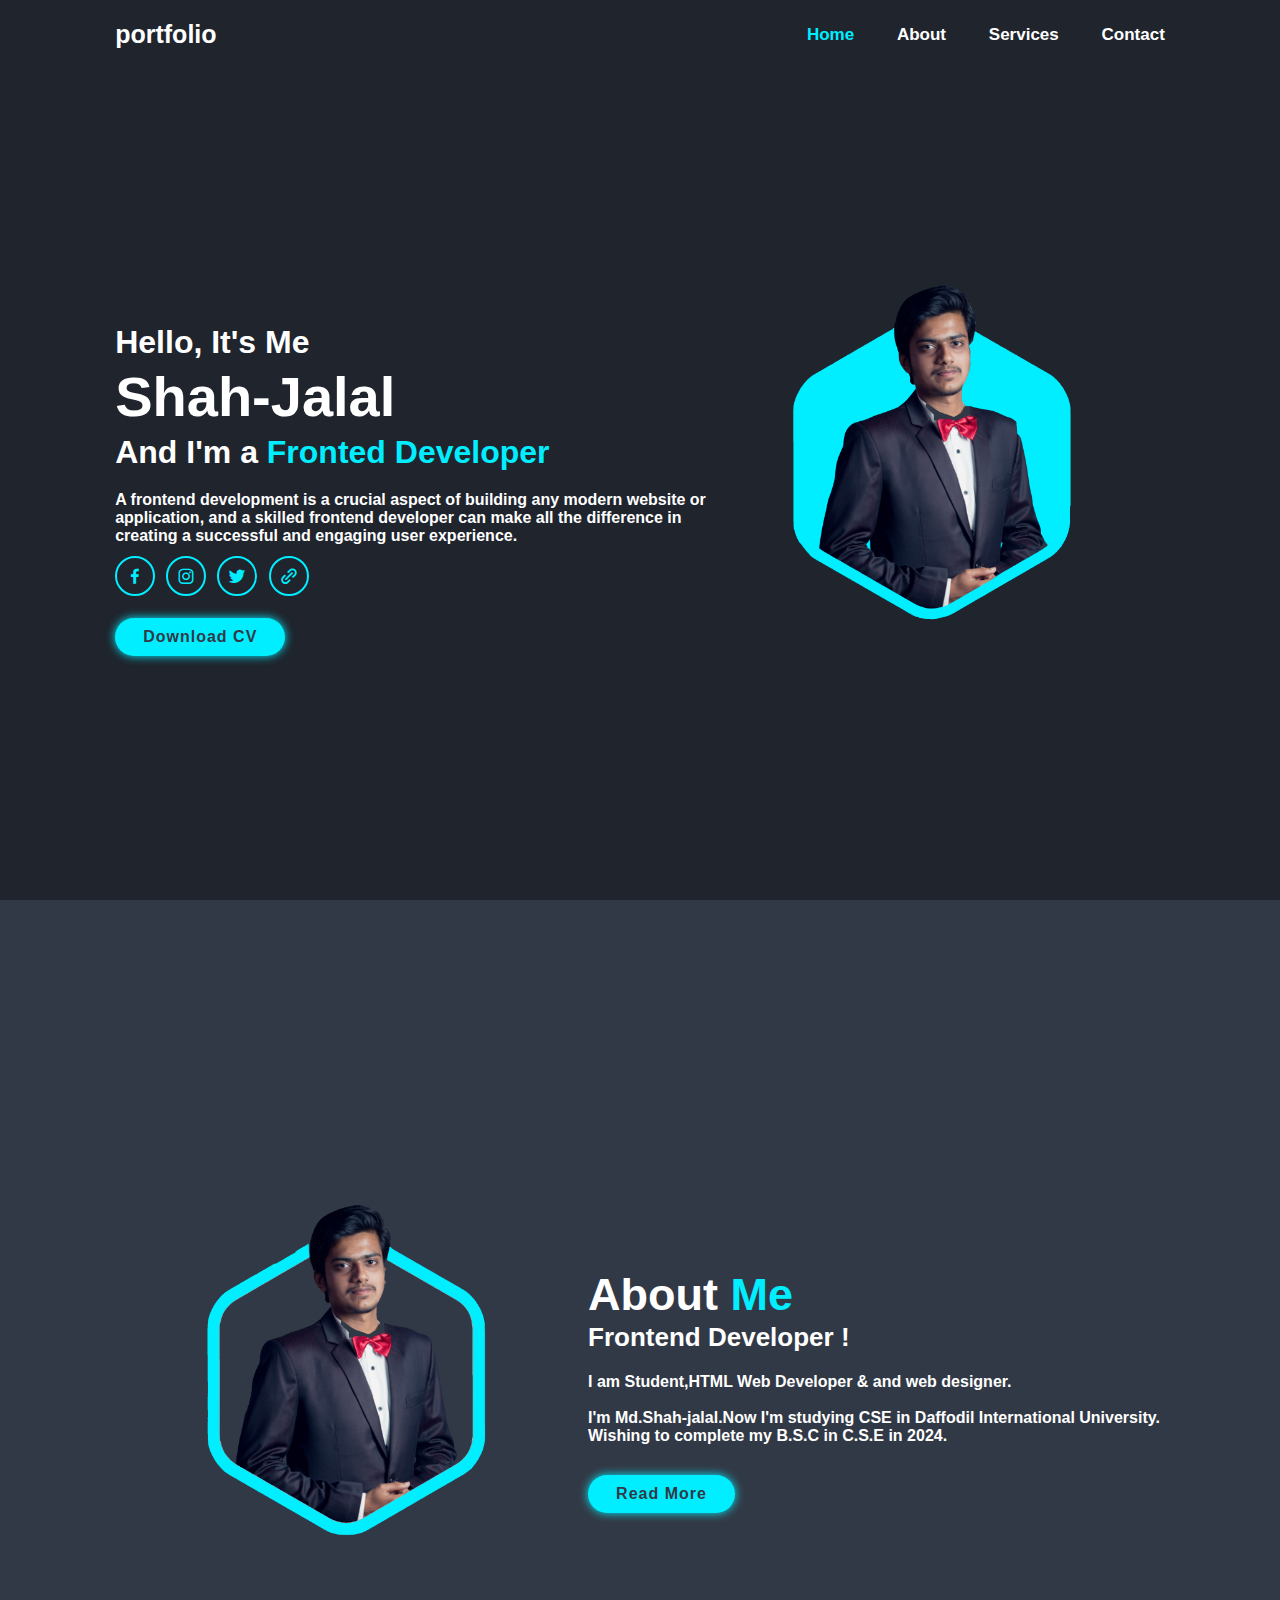
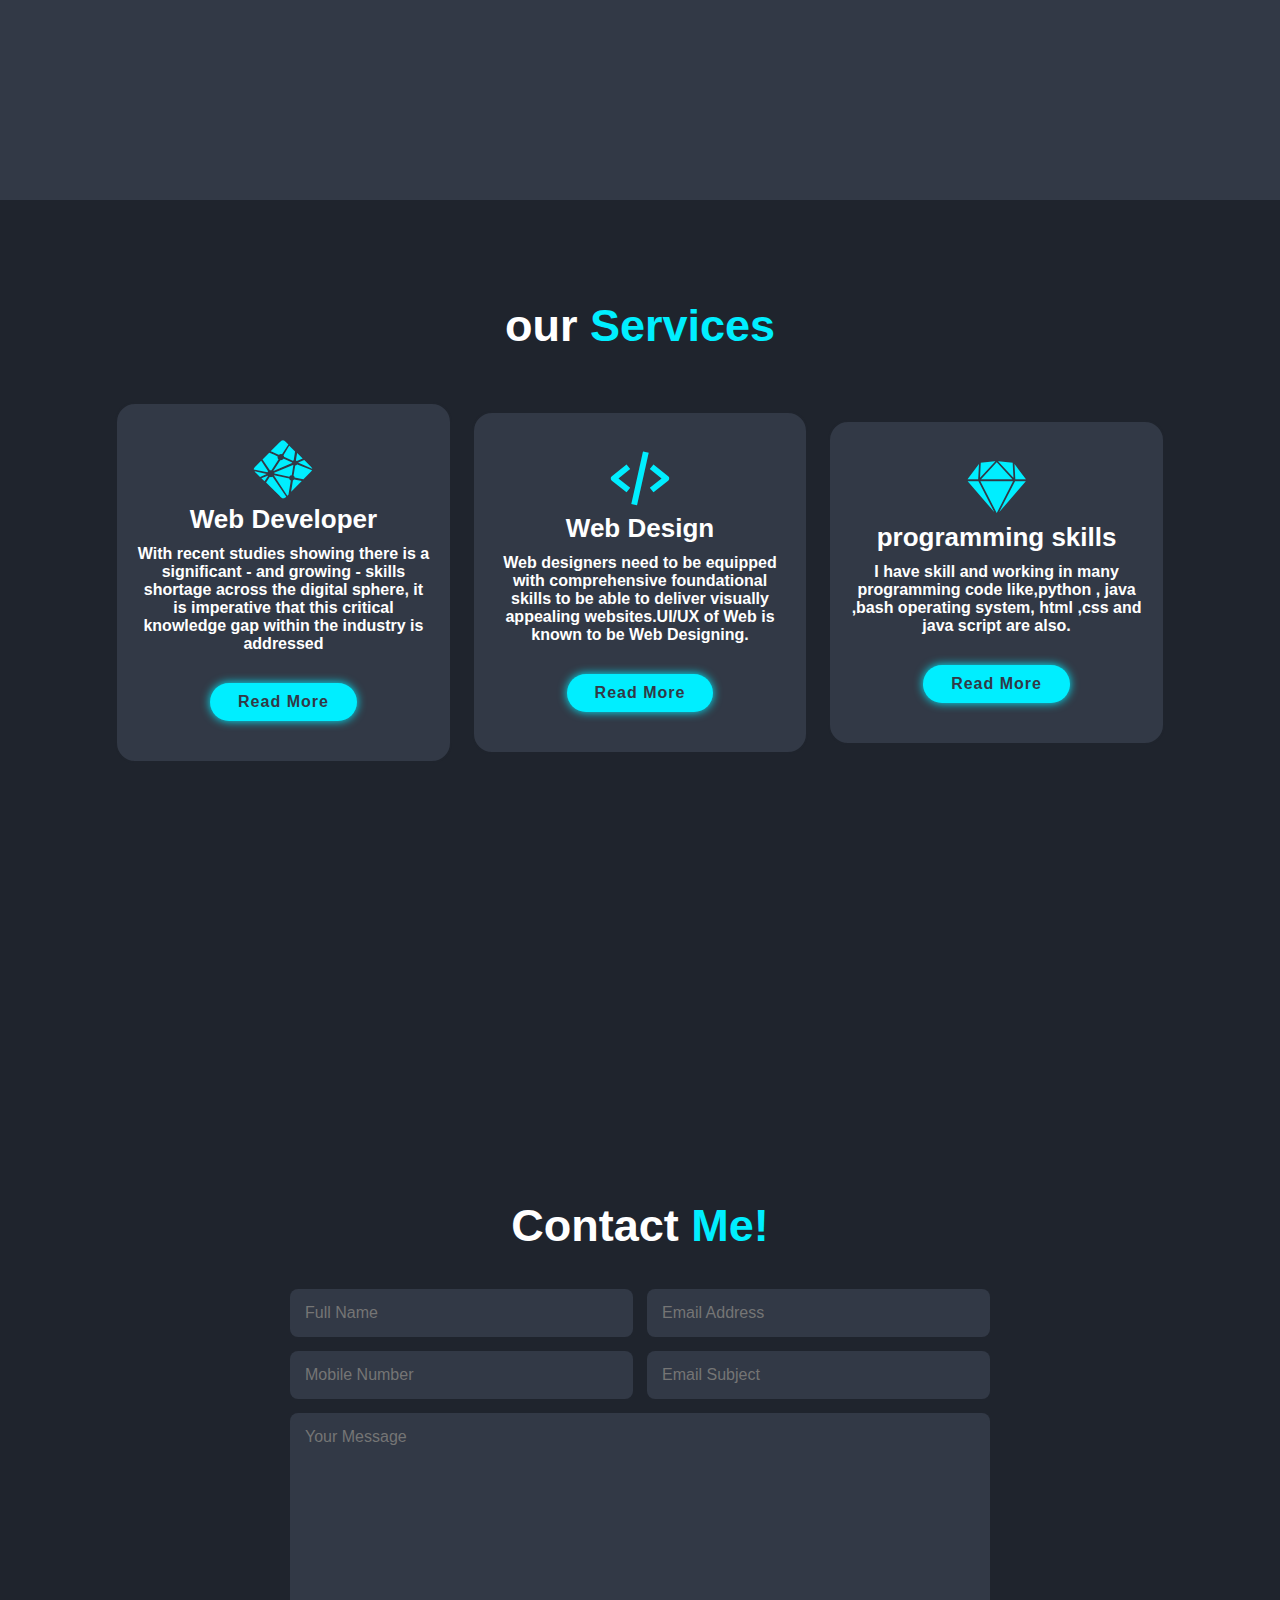
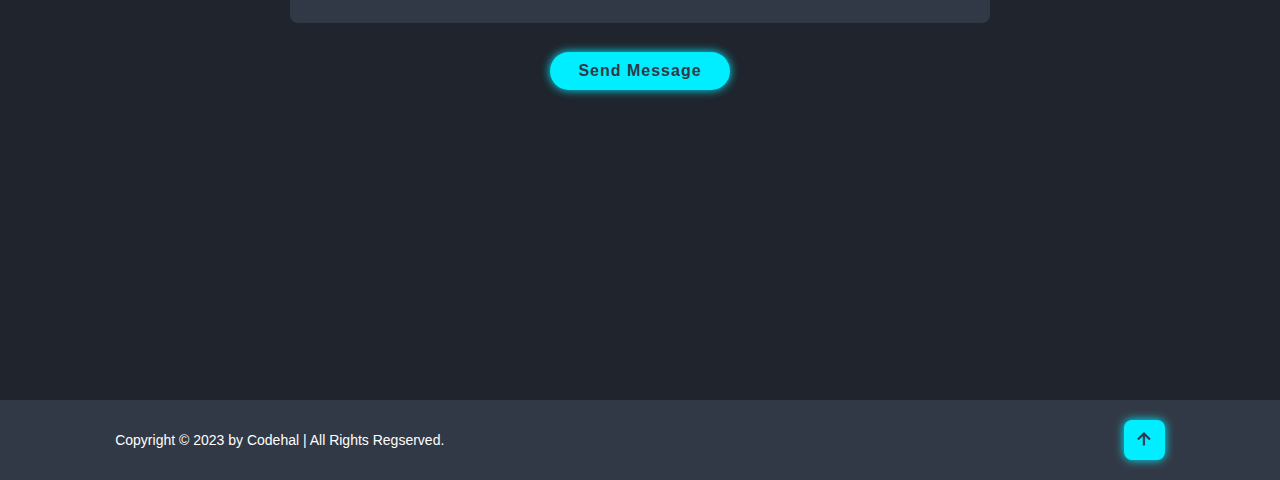
<file: index.html>
<!DOCTYPE html>
<html lang="en">
<head>
    <meta charset="UTF-8">
    <meta http-equiv="X-UA-Compatible" content="IE=edge">
    <meta name="viewport" content="width=device-width, initial-scale=1.0">
    <link rel="stylesheet" href="./css/port.css">
    <!--box icons-->
    <link href='https://unpkg.com/boxicons@2.1.4/css/boxicons.min.css' rel='stylesheet'>
    <!--custo css-->

    <title>portfolio design</title>
</head>
<body>
    <header class="header">
        <a href="#" class="logo">portfolio</a>

        <i class='bx bx-menu' id="menu-icon"></i>

        <nav class="navbar">
            <a href="#home" class="active">Home</a>
            <a href="#about">About</a>
            <a href="#services">Services</a>
            <a href="#contact">Contact</a>

        </nav>
    </header>
   <!--home section design  -->
   <section class="home" id="home">
    <div class="home-content">
        <h3> Hello, It's Me</h3>
        <h1> Shah-Jalal</h1>
        <h3> And I'm a <span> Fronted Developer</span></h3>
        <p> A frontend development is a crucial aspect of building any modern website 
            or application, and a skilled frontend developer can make all the difference 
            in creating a successful and engaging user experience. </p>
             <br>
             <div class="social-media">
                <a href="https://www.facebook.com/AlternateMushfiq" <i class='bx bxl-facebook'></i></a> &nbsp;&nbsp;
                <a href="https://www.instagram.com/alternatemushfiq/" <i class='bx bxl-instagram'></i></a> &nbsp;&nbsp;
                <a href="https://twitter.com/201_jalal" <i class='bx bxl-twitter'></i></a> &nbsp;&nbsp;
                <a href="https://www.facebook.com/atelierrrr/" <i class='bx bx-link-alt'></i></a> &nbsp;&nbsp;
             </div>
             <br><br>
             <a href="downcv.pdf" class="btn">Download CV</a>
    </div>
    <div class="home-img">
        <img src="./images/shahport1.png" alt="">
    </div>
   </section>

   <!--about section design-->

   <section class="about" id="about">
    <div class="about-img">
        <img src="./images/shahport2.png" alt="">
    </div>

    <div class="about-content">
        <h2 class="heading"> About <span>Me</span></h2>
        <h3>Frontend Developer !</h3>
        <p> I am Student,HTML Web Developer & and web designer.<br><br>
            I'm Md.Shah-jalal.Now I'm studying CSE in Daffodil International University.<br> Wishing to complete my B.S.C in C.S.E in 2024.
        </p>
        <a href="#" class="btn"> Read More</a>
    </div>
   </section>

   <!--service section design-->

   <section class="services" id="services">
    <h2 class="heading">our <span>Services</span></h2>
    <div class="services-container">
        <div class="services-box">
            <i class='bx bxl-netlify'></i>
            <h3> Web Developer</h3>
            <p> With recent studies showing there is a significant - and growing - skills
                 shortage across the digital sphere, it is imperative 
                 that this critical knowledge gap within the industry 
                 is addressed
            </p>
            <a href="#" class="btn">Read More</a>
        </div>
        <div class="services-box">
            <i class='bx bx-code-alt' ></i>
            <h3> Web Design</h3>
            <p> Web designers need to be equipped with comprehensive 
                foundational skills to be able to deliver visually 
                appealing websites.UI/UX of Web is known to be Web Designing.
            </p>
            <a href="#" class="btn">Read More</a>
        </div>
        <div class="services-box">
            <i class='bx bxl-sketch' ></i>
            <h3> programming skills</h3>
            <p> I have skill and working in many programming code like,python , java ,bash operating system, html ,css and java script are also. 
            </p>
            <a href="#" class="btn">Read More</a>
        </div>
    </div>

   </section>
   <!-- contact section design-->
   <section class="contact" id="contact">
    <h2 class="heading">Contact <span> Me!</span></h2>
    <form action="#">
        <div class="input-box">
            <input type="text" placeholder="Full Name">
            <input type="email" placeholder="Email Address">
        </div>
        <div class="input-box">
            <input type="number" placeholder="Mobile Number">
            <input type="text" placeholder="Email Subject">
        </div>
        <textarea name="" id="" cols="30" rows="10" placeholder="Your Message"></textarea>
        <input type="submit" value="Send Message" class="btn">
    </form>
   </section>
   <!--footer design-->
   <footer class="footer">
    <div class="footer-text">
        <p> Copyright &copy; 2023 by Codehal | All Rights Regserved.</p>
    
    </div>
    <div class="footer-iconTop">
        <a href="#home" class="btn">
            <i class='bx bx-up-arrow-alt' ></i>
        </a>
    </div>
   </footer>
  

   <script src="./js/port.js"></script>

</body>
</html>
</file>
<file: css/port.css>
*{
    margin: 0;
    padding: 0;
    box-sizing: border-box;
    text-decoration: none;
    border: none;
    outline: none;
    scroll-behavior: smooth;
    font-family: 'poppins', sans-serif;
}
:root{
    --bg-color: #1f242d;
    --second-bg-color: #323946;
    --text-color: #fff;
    --main-color: #0ef;
}
html{
    font-size: 62.5%;
    overflow-x: hidden;
}
body{
    background-color: var(--bg-color);
    color: var(--text-color);
}
section{
    min-height: 100vh;
    padding: 10rem 9% 2rem;
}
.header{
    position: fixed;
    top: 0;
    left: 0;
    width: 100%;
    padding: 2rem 9%;
    background: var(--bg-color);
    display: flex;
    justify-content: space-between;
    align-items: center;
    z-index: 100;
}
.header.sticky {
    border-bottom: .1rem solid rgba(0, 0, 0, .2);
}
.logo{
    font-size: 2.5rem;
    color: var(--text-color);
    font-weight: 600;
    cursor: default;
}
.navbar a {
    font-size: 1.7rem;
    color: var(--text-color);
    margin-left: 4rem;
    transition: .3s;
    font-weight: 700;
}
.navbar a:hover,
.navbar a.active {
    color: var(--main-color);
}
#menu-icon {
    font-size: 3.6rem;
    color: var(--text-color);
    display: none;
}
.home{
    display: flex;
    justify-content: center;
    align-items: center;
    height: 50px;
}
.home-img img{
    width: 35vw;
}
.home-content h3{
    font-size: 3.2rem;
    font-weight: 700;
}
.home-content h3:nth-of-type(2){
    margin-bottom: 2rem;
}
span{
    color: var(--main-color);
}

.home-content  h1{
    font-size: 5.6rem;
    font-weight: 700;
    line-height: 1.3;
}
.home-content p{
    font-size: 1.6rem;
    font-weight: 700;
}
.social-media a{
    display: inline-flex;
    justify-content: center;
    align-items: center;
    width: 4rem;
    height: 4rem;
    background: transparent;
    border: .2rem solid var(--main-color);
    border-radius: 50%;
    font-size: 2rem;
    color: var(--main-color);
    margin: 3rem 1.5rem 3rem o;
    transition: .5s ease ;
}
.social-media a:hover {
    background: var(--main-color);
    color: var(--second-bg-color);
    box-shadow: 0 0 1rem var(--main-color);
}
.btn{
    display: inline-block;
    padding: 1rem 2.8rem;
    background: var(--main-color);
    border-radius: 4rem;
    box-shadow: 0 0 1rem var(--main-color);
    font-size: 1.6rem;
    color: var(--second-bg-color);
    letter-spacing: .1rem;
    font-weight: 600;
    transition: .5s ease;
}
.btn:hover{
    box-shadow: none;
}
.about{
    display: flex;
    justify-content: center;
    align-items: center;
    gap: 2rem;
    background: var(--second-bg-color);
    height: 50px;
}
.about-img img{
    width: 35vw;
}
.heading{
    text-align: center;
    font-size: 4.5rem;
}
.about-content h2 {
    text-align: left;
    line-height: 1.2;

}
.about-content h3{
    font-size: 2.6rem;
}
.about-content p{
    font-size: 1.6rem;
    margin: 2rem 0 3rem;
    font-weight: 700;
}
.services h2{
    margin-bottom: 5rem;
}
.services-container{
    display: flex;
    justify-content: center;
    align-items: center;
    flex-wrap: wrap;
    gap: 2rem;
}
.services-container .services-box{
    flex: 1 1 30rem;
    background: var(--second-bg-color);
    padding: 3rem 2rem 4rem;
    border-radius: 2rem;
    text-align: center;
    border: .2rem solid var(--bg-color);
    transition: .5s ease;
}
.services-container .services-box:hover{
    border-color: var(--main-color);
    transform: scale(1.02);

}

.services-box i{
    font-size: 7rem;
    color: var(--main-color);
}
.services-box h3{
    font-size: 2.6rem;
}
.services-box p{
    font-size: 1.6rem;
    margin: 1rem 0 3rem;
    font-weight: 700 ;
}
.contact h2{
    margin-bottom: 3rem;
}
.contact form{
    max-width: 70rem;
    margin: 1rem auto;
    text-align: center;
    margin-bottom: 3rem;
}
.contact form .input-box{
    display: flex;
    justify-content: space-between;
    flex-wrap: wrap;
}
.contact form .input-box input,
.contact form textarea {
    width: 100%;
    padding: 1.5rem;
    font-size: 1.6rem;
    color: var(--text-color);
    background: var(--second-bg-color);
    border-radius: .8rem;
    margin: .7rem 0;
}
.contact form .input-box input{
    width: 49%;
}
.contact form textarea{
    resize: none;
}
.contact form .btn {
    margin-top: 2rem;
    cursor: pointer;
}

.footer{
    display: flex;
    justify-content: space-between;
    align-items: center;
    flex-wrap: wrap;
    padding: 2rem 9%;
    background: var(--second-bg-color);
}
.footer-text{
    font-size: 1.4rem;
}
.footer-iconTop a {
    display: inline-flex;
    justify-content: center;
    align-items: center;
    padding: .8rem;
    background: var(--main-color);
    border-radius: .8rem;
    transition: .5s ease;
}
.footer-iconTop a:hover{
    box-shadow: 0 0 1rem var(--main-colors);
}

.footer-iconTop a i {
    font-size: 2.4rem;
    color: var(--second-bg-color);
}
</file>
